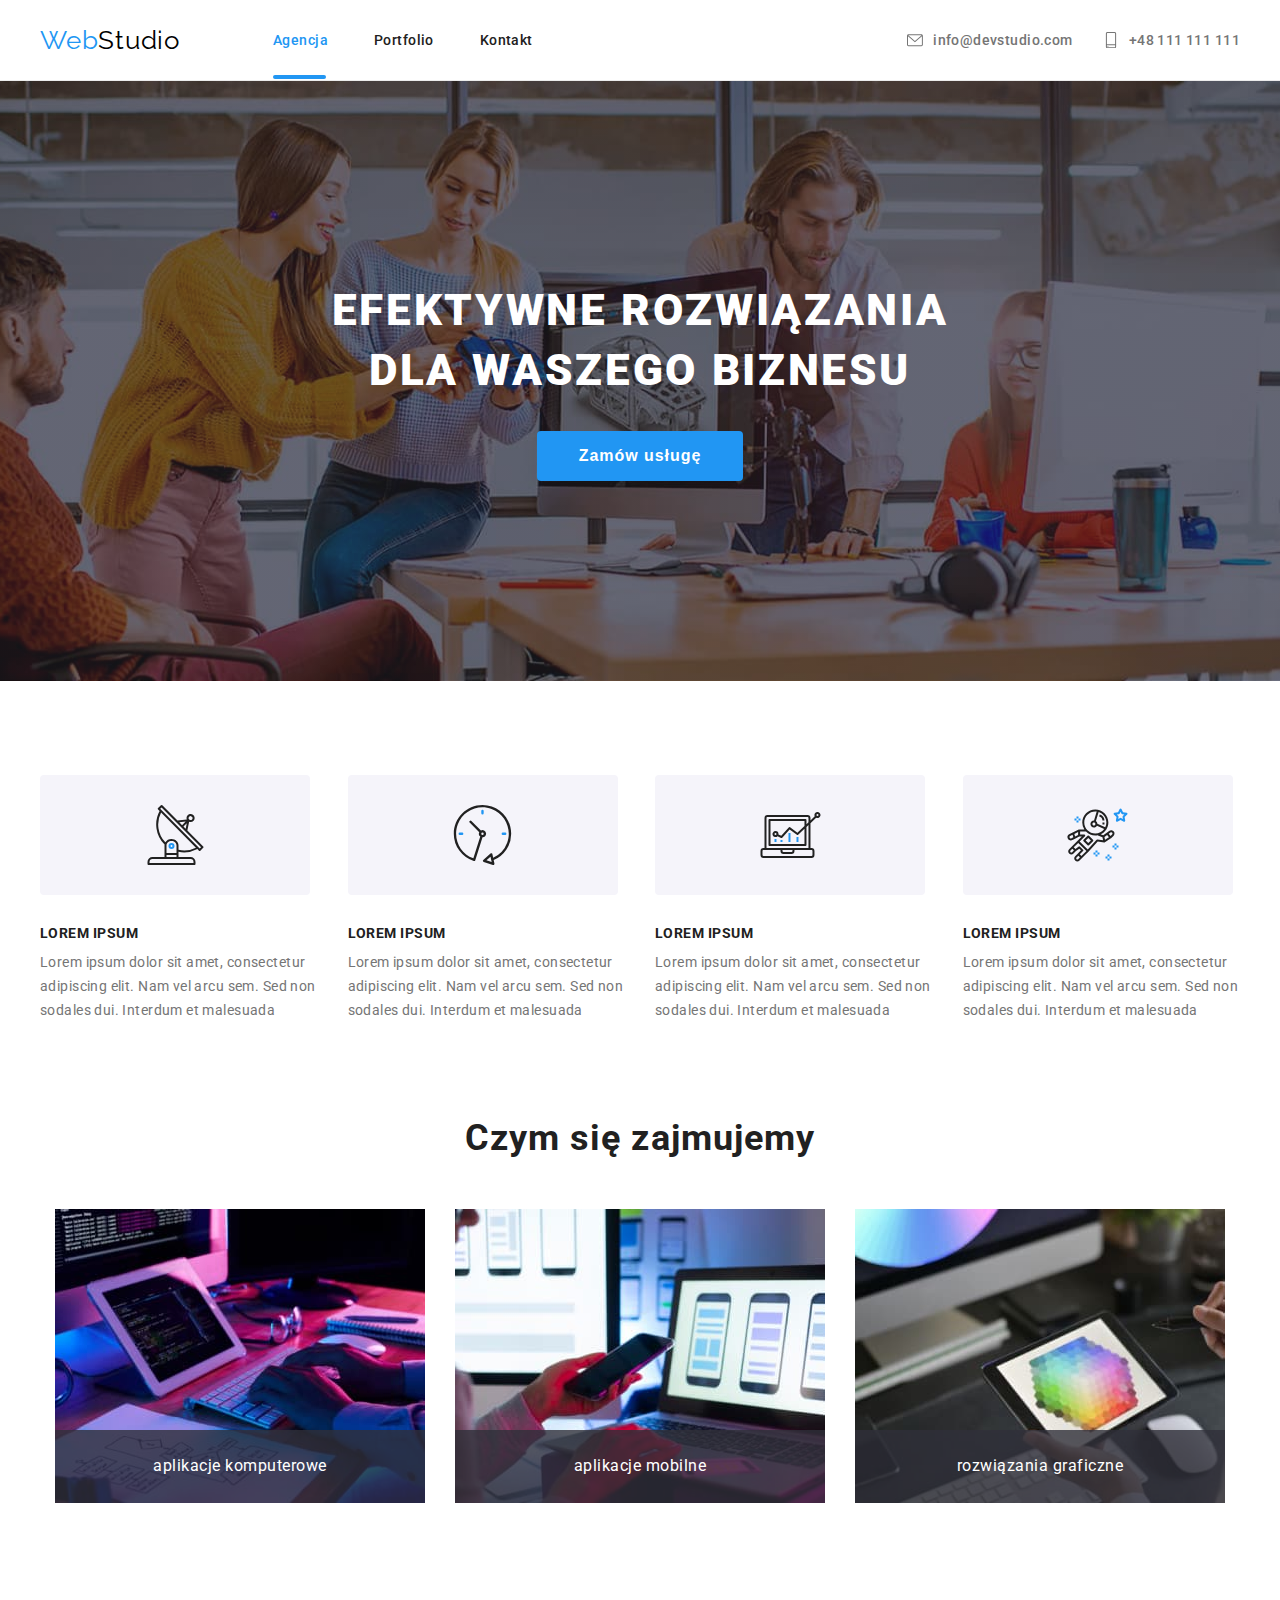
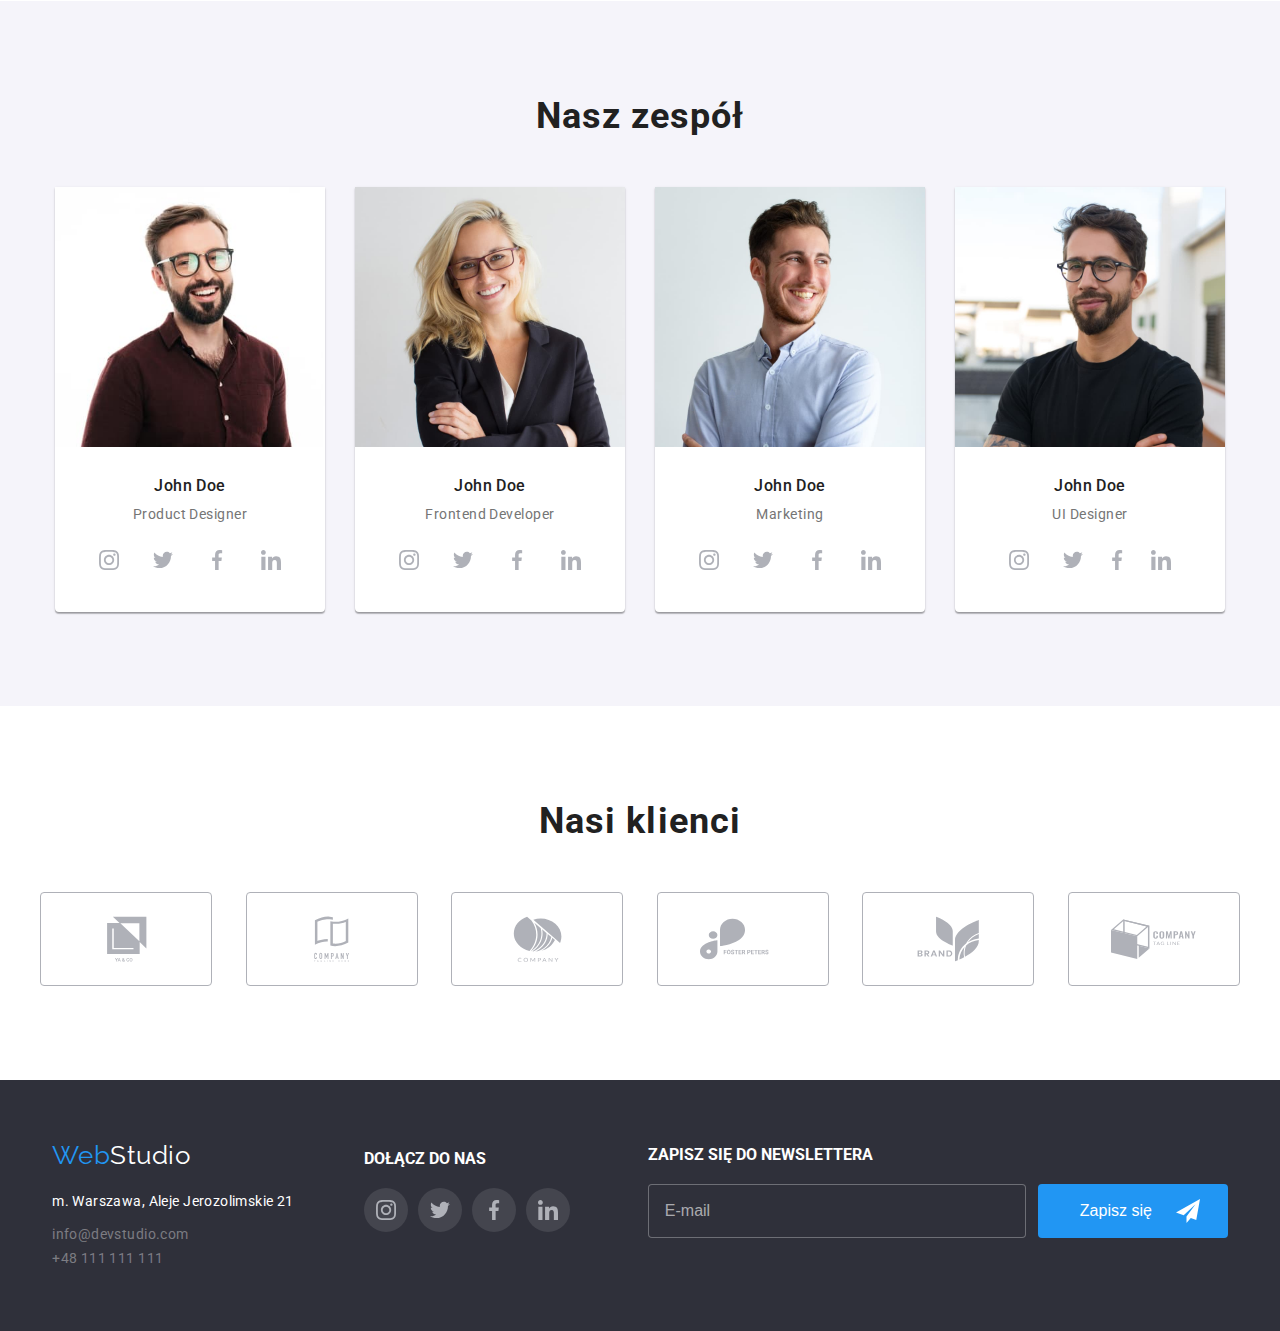
<file: index.html>
<!DOCTYPE html>
<html lang="en">
  <head>
    <meta charset="UTF-8" />
    <meta http-equiv="X-UA-Compatible" content="IE=edge" />
    <meta name="viewport" content="width=device-width, initial-scale=1.0" />
    <title>hw07-main page</title>
    <link
      rel="stylesheet"
      href="https://cdnjs.cloudflare.com/ajax/libs/modern-normalize/1.1.0/modern-normalize.min.css"
      integrity="sha512-wpPYUAdjBVSE4KJnH1VR1HeZfpl1ub8YT/NKx4PuQ5NmX2tKuGu6U/JRp5y+Y8XG2tV+wKQpNHVUX03MfMFn9Q=="
      crossorigin="anonymous"
      referrerpolicy="no-referrer"
    />
    <link rel="stylesheet" href="./css/main.min.css" />
    <link rel="preconnect" href="https://fonts.googleapis.com" />
    <link rel="preconnect" href="https://fonts.gstatic.com" crossorigin />
    <link
      href="https://fonts.googleapis.com/css2?family=Raleway:wght@700&family=Roboto:wght@400;500;700;900&display=swap"
      rel="stylesheet"
    />
  </head>
  <body>
    <header class="page-header">
      <div class="headline container">
        <div class="logo">
          <a class="logo__link" href="./index.html">
            <span class="logo__part-one">Web</span
            ><span class="logo__part-two logo__part-two--header"
              >Studio</span
            ></a
          >
        </div>
        <nav class="menu-nav">
          <ul class="header-nav">
            <li class="header-nav__item">
              <a
                class="header-nav__link header-nav__link--is-active"
                href="agencja"
                >Agencja</a
              >
            </li>
            <li class="header-nav__item">
              <a class="header-nav__link" href="./portfolio.html">Portfolio</a>
            </li>
            <li class="header-nav__item">
              <a class="header-nav__link" href="kontakt">Kontakt</a>
            </li>
          </ul>
        </nav>
        <div class="contact-header">
          <ul class="contact-header__list">
            <li class="contact-header__item">
              <svg class="contact-header__icon" width="16" height="12">
                <use href="./images/icons.svg#icon-envelope"></use>
              </svg>
              <a class="contact-header__link" href="mailto:info@devstudio.com"
                >info@devstudio.com</a
              >
            </li>
            <li class="contact-header__item">
              <svg class="contact-header__icon" width="16" height="12">
                <use href="./images/icons.svg#icon-smartphone"></use>
              </svg>
              <a class="contact-header__link" href="tel:+48111111111"
                >+48 111 111 111</a
              >
            </li>
          </ul>
        </div>
      </div>
    </header>

    <main>
      <section class="welcome-section">
        <div class="container">
          <h1 class="welcome-section__title">
            EFEKTYWNE ROZWIĄZANIA<br />
            DLA WASZEGO BIZNESU
          </h1>
          <button
            class="button button--welcome-section"
            type="button"
            data-modal-open
          >
            Zamów usługę
          </button>
        </div>
      </section>
      <section class="section">
        <div class="container">
          <ul class="competences">
            <li>
              <div class="competences__area">
                <svg class="competences__icon">
                  <use href="./images/icons.svg#icon-antenna"></use>
                </svg>
              </div>
              <h5 class="competences__title">LOREM IPSUM</h5>
              <p class="competences__description">
                Lorem ipsum dolor sit amet, consectetur adipiscing elit. Nam vel
                arcu sem. Sed non sodales dui. Interdum et malesuada
              </p>
            </li>
            <li>
              <div class="competences__area">
                <svg class="competences__icon">
                  <use href="./images/icons.svg#icon-clock"></use>
                </svg>
              </div>
              <h5 class="competences__title">LOREM IPSUM</h5>
              <p class="competences__description">
                Lorem ipsum dolor sit amet, consectetur adipiscing elit. Nam vel
                arcu sem. Sed non sodales dui. Interdum et malesuada
              </p>
            </li>
            <li>
              <div class="competences__area">
                <svg class="competences__icon">
                  <use href="./images/icons.svg#icon-diagram"></use>
                </svg>
              </div>
              <h5 class="competences__title">LOREM IPSUM</h5>
              <p class="competences__description">
                Lorem ipsum dolor sit amet, consectetur adipiscing elit. Nam vel
                arcu sem. Sed non sodales dui. Interdum et malesuada
              </p>
            </li>
            <li>
              <div class="competences__area">
                <svg class="competences__icon">
                  <use href="./images/icons.svg#icon-astronaut"></use>
                </svg>
              </div>
              <h5 class="competences__title">LOREM IPSUM</h5>
              <p class="competences__description">
                Lorem ipsum dolor sit amet, consectetur adipiscing elit. Nam vel
                arcu sem. Sed non sodales dui. Interdum et malesuada
              </p>
            </li>
          </ul>
        </div>
      </section>
      <section class="work">
        <div class="container">
          <h2 class="work__title">Czym się zajmujemy</h2>
          <ul class="work__images">
            <li class="work__card">
              <img
                src="images/designer-work1.jpg"
                width="370"
                height="294"
                alt="Programista pracujący przy swoim biurku"
              />
              <div class="work__label">
                <p class="work__label-text">aplikacje komputerowe</p>
              </div>
            </li>
            <li class="work__card">
              <img
                src="images/designer-work2.jpg"
                width="370"
                height="294"
                alt="Projektant tworzący aplikację mobilną na smartfona"
              />
              <div class="work__label">
                <p class="work__label-text">aplikacje mobilne</p>
              </div>
            </li>
            <li class="work__card">
              <img
                src="images/designer-work3.jpg"
                width="370"
                height="294"
                alt="Twórca projektujący stronę internetową, trzymający w ręku tablet graficzny z wyborem kolorów"
              />
              <div class="work__label">
                <p class="work__label-text">rozwiązania graficzne</p>
              </div>
            </li>
          </ul>
        </div>
      </section>

      <section class="team">
        <div class="container">
          <h2 class="team__title">Nasz zespół</h2>
          <ul class="team__review">
            <li class="team__list">
              <img
                class="team__image"
                src="images/team-product-designer1.jpg"
                width="270"
                height="260"
                alt="Uśmiechnięty mężczyzna"
              />
              <div class="team__name">
                <h4 class="team__desinger-name">John Doe</h4>
                <p class="team__job-name">Product Designer</p>
                <ul class="team__icon-list">
                  <li class="team__icon-item">
                    <a class="team__icon-link" href="#" target="_blank">
                      <svg class="team__icon" width="20" height="20">
                        <use href="./images/icons.svg#icon-instagram"></use>
                      </svg>
                    </a>
                  </li>
                  <li class="team__icon-item">
                    <a class="team__icon-link" href="#" target="_blank">
                      <svg class="team__icon" width="20" height="20">
                        <use href="./images/icons.svg#icon-twitter"></use>
                      </svg>
                    </a>
                  </li>
                  <li class="team__icon-item">
                    <a class="team__icon-link" href="#" target="_blank">
                      <svg class="team__icon" width="20" height="20">
                        <use href="./images/icons.svg#icon-facebook"></use>
                      </svg>
                    </a>
                  </li>
                  <li class="team__icon-item">
                    <a class="team__icon-link" href="#" target="_blank">
                      <svg class="team__icon" width="20" height="20">
                        <use href="./images/icons.svg#icon-linkedin"></use>
                      </svg>
                    </a>
                  </li>
                </ul>
              </div>
            </li>
            <li class="team__list">
              <img
                class="team__image"
                src="images/team-product-designer2.jpg"
                width="270"
                height="260"
                alt="Uśmiechnięta kobieta"
              />
              <div class="team__name">
                <h4 class="team__desinger-name">John Doe</h4>
                <p class="team__job-name">Frontend Developer</p>
                <ul class="team__icon-list">
                  <li class="team__icon-item">
                    <a class="team__icon-link" href="#" target="_blank">
                      <svg class="team__icon" width="20" height="20">
                        <use href="./images/icons.svg#icon-instagram"></use>
                      </svg>
                    </a>
                  </li>
                  <li class="team__icon-item">
                    <a class="team__icon-link" href="#" target="_blank">
                      <svg class="team__icon" width="20" height="20">
                        <use href="./images/icons.svg#icon-twitter"></use>
                      </svg>
                    </a>
                  </li>
                  <li class="team__icon-item">
                    <a class="team__icon-link" href="#" target="_blank">
                      <svg class="team__icon" width="20" height="20">
                        <use href="./images/icons.svg#icon-facebook"></use>
                      </svg>
                    </a>
                  </li>
                  <li class="team__icon-item">
                    <a class="team__icon-link" href="#" target="_blank">
                      <svg class="team__icon" width="20" height="20">
                        <use href="./images/icons.svg#icon-linkedin"></use>
                      </svg>
                    </a>
                  </li>
                </ul>
              </div>
            </li>
            <li class="team__list">
              <img
                class="team__image"
                src="images/team-product-designer3.jpg"
                width="270"
                height="260"
                alt="Uśmiechnięty mężczyzna patrzący w bok"
              />
              <div class="team__name">
                <h4 class="team__desinger-name">John Doe</h4>
                <p class="team__job-name">Marketing</p>
                <ul class="team__icon-list">
                  <li class="team__icon-item">
                    <a class="team__icon-link" href="#" target="_blank">
                      <svg class="team__icon" width="20" height="20">
                        <use href="./images/icons.svg#icon-instagram"></use>
                      </svg>
                    </a>
                  </li>
                  <li class="team__icon-item">
                    <a class="team__icon-link" href="#" target="_blank">
                      <svg class="team__icon" width="20" height="20">
                        <use href="./images/icons.svg#icon-twitter"></use>
                      </svg>
                    </a>
                  </li>
                  <li class="team__icon-item">
                    <a class="team__icon-link" href="#" target="_blank">
                      <svg class="team__icon" width="20" height="20">
                        <use href="./images/icons.svg#icon-facebook"></use>
                      </svg>
                    </a>
                  </li>
                  <li class="team__icon-item">
                    <a class="team__icon-link" href="#" target="_blank">
                      <svg class="team__icon" width="20" height="20">
                        <use href="./images/icons.svg#icon-linkedin"></use>
                      </svg>
                    </a>
                  </li>
                </ul>
              </div>
            </li>
            <li class="team__list">
              <img
                class="team__image"
                src="images/team-product-designer4.jpg"
                width="270"
                height="260"
                alt="Mężczyzna z lekkim grymasem uśmiechu"
              />
              <div class="team__name">
                <h4 class="team__desinger-name">John Doe</h4>
                <p class="team__job-name">UI Designer</p>
                <ul class="team__icon-list">
                  <li class="team__icon-item">
                    <a class="team__icon-link" href="#" target="_blank">
                      <svg class="team__icon" width="20" height="20">
                        <use href="./images/icons.svg#icon-instagram"></use>
                      </svg>
                    </a>
                  </li>
                  <li class="team-icon">
                    <a class="team__icon-link" href="#" target="_blank">
                      <svg class="team__icon" width="20" height="20">
                        <use href="./images/icons.svg#icon-twitter"></use>
                      </svg>
                    </a>
                  </li>
                  <li class="team-icon">
                    <a class="team__icon-link" href="#" target="_blank">
                      <svg class="team__icon" width="20" height="20">
                        <use href="./images/icons.svg#icon-facebook"></use>
                      </svg>
                    </a>
                  </li>
                  <li class="team-icon">
                    <a class="team__icon-link" href="#" target="_blank">
                      <svg class="team__icon" width="20" height="20">
                        <use href="./images/icons.svg#icon-linkedin"></use>
                      </svg>
                    </a>
                  </li>
                </ul>
              </div>
            </li>
          </ul>
        </div>
      </section>
      <!--our customers-->
      <section class="customers">
        <div class="container">
          <h2 class="customers__title">Nasi klienci</h2>
          <ul class="customers__list">
            <li class="customers__item">
              <a class="customers__logo" href="#">
                <svg class="customers__icon">
                  <use href="./images/icons.svg#icon-logo-yaco"></use>
                </svg>
              </a>
            </li>
            <li class="customers__item">
              <a class="customers__logo" href="#">
                <svg class="customers__icon">
                  <use href="./images/icons.svg#icon-logo-company"></use>
                </svg>
              </a>
            </li>
            <li class="customers__item">
              <a class="customers__logo" href="#">
                <svg class="customers__icon">
                  <use href="./images/icons.svg#icon-logo-company2"></use>
                </svg>
              </a>
            </li>
            <li class="customers__item">
              <a class="customers__logo" href="#">
                <svg class="customers__icon">
                  <use href="./images/icons.svg#icon-logo-foster-peters"></use>
                </svg>
              </a>
            </li>
            <li class="customers__item">
              <a class="customers__logo" href="#">
                <svg class="customers__icon">
                  <use href="./images/icons.svg#icon-logo-brand"></use>
                </svg>
              </a>
            </li>
            <li class="customers__item">
              <a class="customers__logo" href="#">
                <svg class="customers__icon">
                  <use
                    href="./images/icons.svg#icon-logo-company-tagline"
                  ></use>
                </svg>
              </a>
            </li>
          </ul>
        </div>
      </section>
    </main>

    <footer class="page-footer">
      <!-- <div > -->
        <div class="footer-contact container">
          <div class="footer-info">
            <div class="logo">
              <a class="logo__link" href="./index.html">
                <span class="logo__part-one">Web</span
                ><span class="logo__part-two logo__part-two--footer"
                  >Studio</span
                ></a
              >
            </div>
            <address class="address">
              <p class="address__street">m. Warszawa, Aleje Jerozolimskie 21</p>
              <ul class="address__footer">
                <li>
                  <a class="address__link" href="mailto:info@devstudio.com"
                    >info@devstudio.com</a
                  >
                </li>
                <li>
                  <a class="address__link" href="tel:+48111111111"
                    >+48 111 111 111</a
                  >
                </li>
              </ul>
            </address>
          </div>
          <div class="footer-media">
            <h4 class="footer-media__title">dołącz do nas</h4>
            <ul class="footer-media__list">
              <li class="footer-media__item">
                <a class="footer-media__link" href="#" target="_blank">
                  <svg class="footer-icon" width="20" height="20">
                    <use href="./images/icons.svg#icon-instagram"></use>
                  </svg>
                </a>
              </li>
              <li class="footer-media__item">
                <a class="footer-media__link" href="#" target="_blank">
                  <svg class="footer-icon" width="20" height="20">
                    <use href="./images/icons.svg#icon-twitter"></use>
                  </svg>
                </a>
              </li>
              <li class="footer-media__item">
                <a class="footer-media__link" href="#" target="_blank">
                  <svg class="footer-icon" width="20" height="20">
                    <use href="./images/icons.svg#icon-facebook"></use>
                  </svg>
                </a>
              </li>
              <li class="footer-media__item">
                <a class="footer-media__link" href="#" target="_blank">
                  <svg class="footer-icon" width="20" height="20">
                    <use href="./images/icons.svg#icon-linkedin"></use>
                  </svg>
                </a>
              </li>
            </ul>
          </div>
          <div class="footer-news">
            <h4 class="footer-news__title">zapisz się do newslettera</h4>
            <form class="footer-news__form" method="GET" name="signupForm">
              <!-- <label> -->
              <input
                class="footer-news__input"
                type="email"
                name="email"
                placeholder="E-mail"
              />
              <!-- </label> -->
              <button class="footer-button" type="submit">
                Zapisz się
                <svg class="footer-button__icon" width="24" height="24">
                  <use href="./images/icons.svg#icon-send"></use>
                </svg>
              </button>
            </form>
          </div>
        </div>
      <!-- </div> -->
    </footer>
    <div class="backdrop is-hidden" data-modal>
      <div class="modal">
        <h4 class="modal__title">Zostaw swoje dane w formularzu poniżej</h4>
        <button class="modal__close-window" type="button" data-modal-close>
          <svg width="17" height="17">
            <use href="./images/icons.svg#icon-close"></use>
          </svg>
        </button>
        <form class="modal__form" method="GET" name="contactForm">
          <ul class="modal__fields">
            <li class="modal__field">
              <label class="modal__label" for="user-name">Imię</label>
              <input
                class="modal__input"
                type="text"
                name="username"
                id="user-name"
              />
              <svg class="modal__icon" width="18" height="18">
                <use href="./images/icons.svg#icon-person-black"></use>
              </svg>
            </li>

            <li class="modal__field">
              <label class="modal__label" for="user-phone">Telefon</label>
              <input
                class="modal__input"
                type="phone"
                name="phone"
                id="user-phone"
              />
              <svg class="modal__icon" width="18" height="18">
                <use href="./images/icons.svg#icon-phone-black"></use>
              </svg>
            </li>

            <li class="modal__field">
              <label class="modal__label" for="user-email">Email</label>
              <input
                class="modal__input"
                type="email"
                name="email"
                id="user-email"
              />
              <svg class="modal__icon" width="18" height="18">
                <use href="./images/icons.svg#icon-email-black"></use>
              </svg>
            </li>

            <li class="modal__field">
              <label class="modal__label" for="user-feedback">Komentarz</label>
              <textarea
                class="modal-textarea"
                name="feedback"
                placeholder="Wprowadź tekst"
              ></textarea>
            </li>

            <li class="modal__field">
              <input
                class="modal__input-choice"
                type="checkbox"
                name="confirm"
                id="statute"
                value="accepted"
              />
              <label class="modal__label-choice" for="statute"
                >Oświadczam iż akceptuję
                <a class="modal__label-link" href="#" target="_blank"
                  >Regulamin</a
                >
                i
                <a class="modal__label-link" href="#" target="_blank"
                  >Politykę prywatności</a
                >
                <svg class="modal__icon" width="11" height="8">
                  <use href="./images/icons.svg#icon-checkbox"></use>
                </svg>
              </label>
            </li>
          </ul>
          <button class="modal-button" type="submit">Wyślij</button>
        </form>
      </div>
    </div>
    <script src="./js/modal.js"></script>
  </body>
</html>
</file>
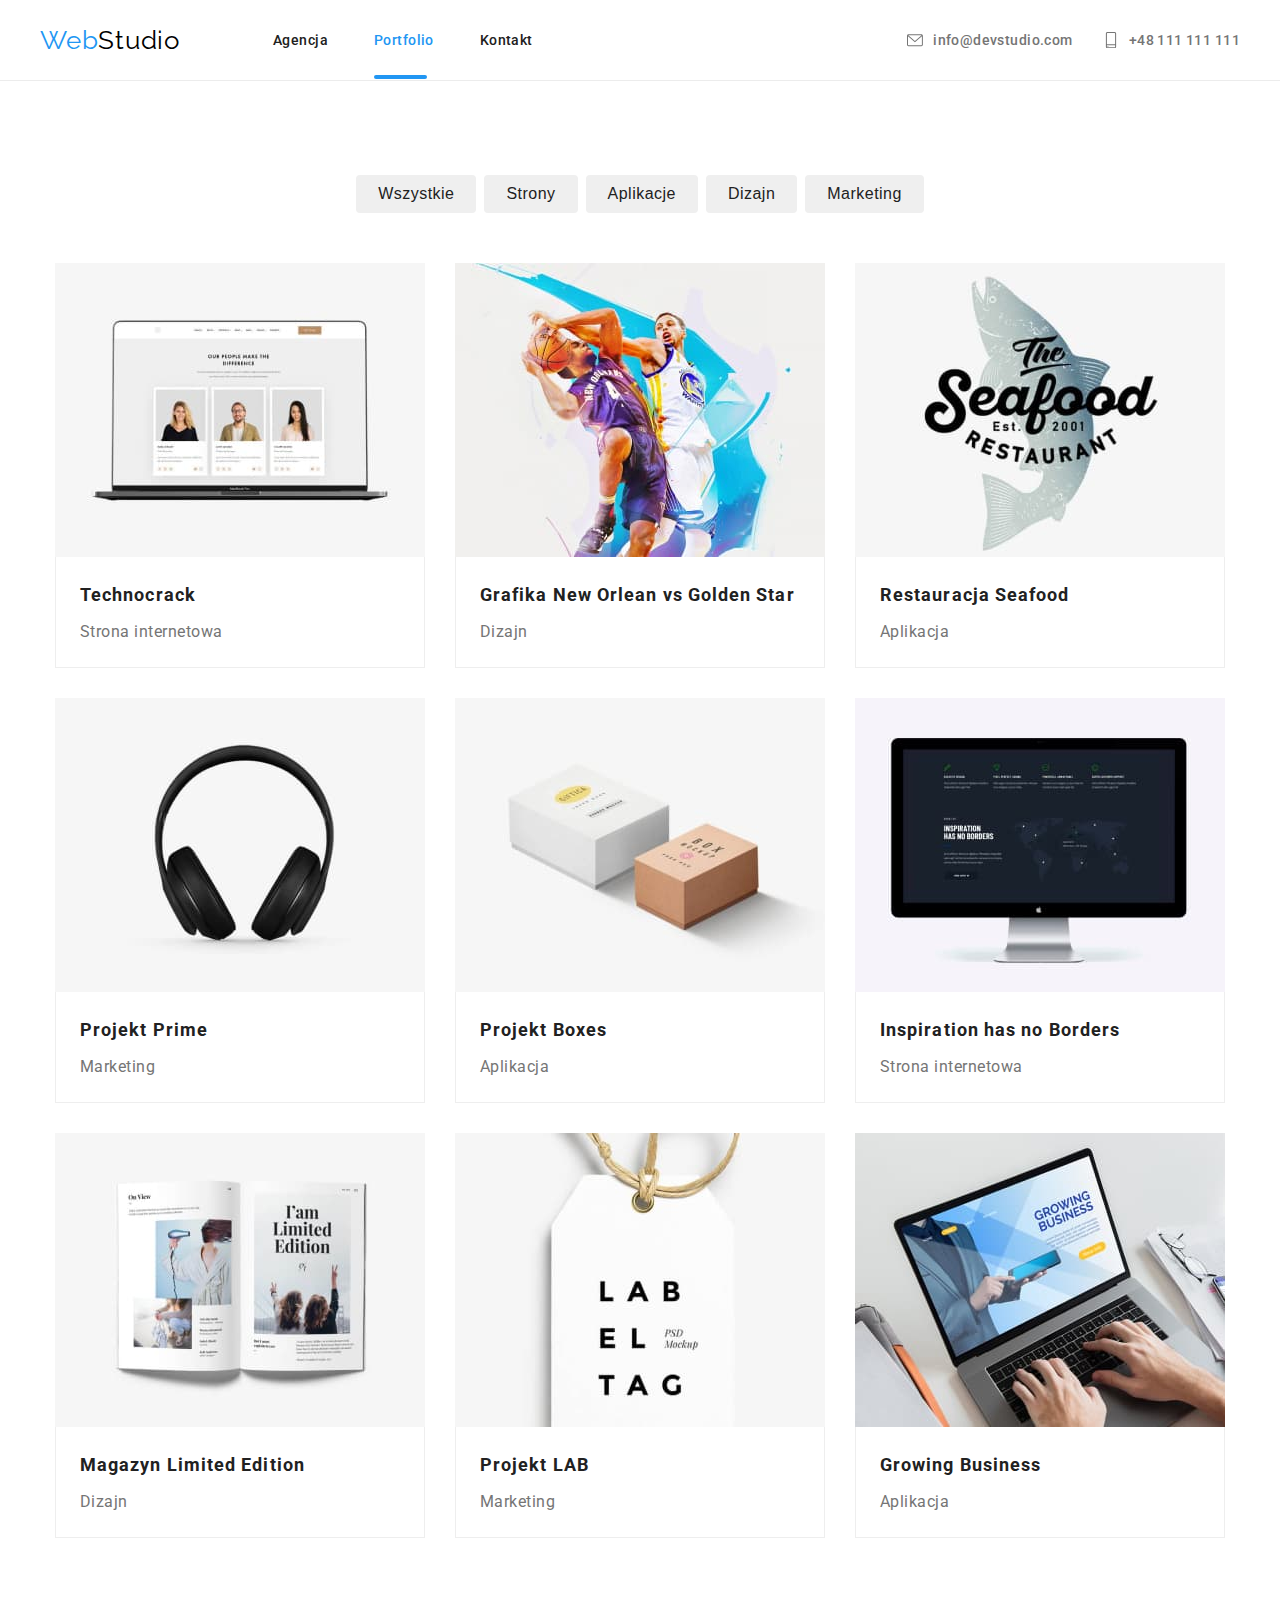
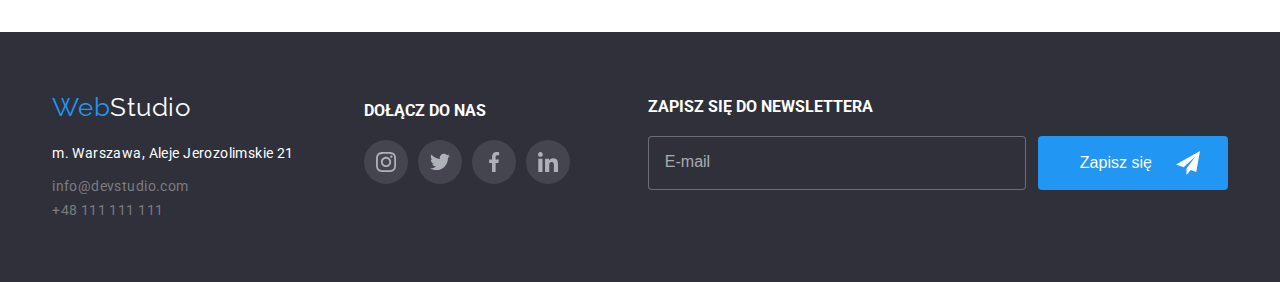
<file: portfolio.html>
<!DOCTYPE html>
<html lang="en">
  <head>
    <meta charset="UTF-8" />
    <meta http-equiv="X-UA-Compatible" content="IE=edge" />
    <meta name="viewport" content="width=device-width, initial-scale=1.0" />
    <title>portfolio</title>
    <link
      rel="stylesheet"
      href="https://cdnjs.cloudflare.com/ajax/libs/modern-normalize/1.1.0/modern-normalize.min.css"
      integrity="sha512-wpPYUAdjBVSE4KJnH1VR1HeZfpl1ub8YT/NKx4PuQ5NmX2tKuGu6U/JRp5y+Y8XG2tV+wKQpNHVUX03MfMFn9Q=="
      crossorigin="anonymous"
      referrerpolicy="no-referrer"
    />
    <link rel="preconnect" href="https://fonts.googleapis.com" />
    <link rel="preconnect" href="https://fonts.gstatic.com" crossorigin />
    <link
      href="https://fonts.googleapis.com/css2?family=Raleway:wght@700&family=Roboto:wght@400;500;700;900&display=swap"
      rel="stylesheet"
    />
    <link rel="stylesheet" href="./css/main.min.css" />
  </head>
  <body>
    <header class="page-header">
      <div class="headline container">
        <div class="logo">
          <a class="logo__link" href="./index.html">
            <span class="logo__part-one">Web</span
            ><span class="logo__part-two logo__part-two--header"
              >Studio</span
            ></a
          >
        </div>
        <nav class="menu-nav">
          <ul class="header-nav">
            <li class="header-nav__item">
              <a class="header-nav__link" href="./index.html">Agencja</a>
            </li>
            <li class="header-nav__item">
              <a class="header-nav__link header-nav__link--is-active" href="portfolio">Portfolio</a>
            </li>
            <li class="header-nav__item">
              <a class="header-nav__link" href="kontakt">Kontakt</a>
            </li>
          </ul>
        </nav>
        <div class="contact-header">
          <ul class="contact-header__list">
            <li class="contact-header__item">
              <svg class="contact-header__icon" width="16" height="12">
                <use href="./images/icons.svg#icon-envelope"></use>
              </svg>
              <a class="contact-header__link" href="mailto:info@devstudio.com"
                >info@devstudio.com</a
              >
            </li>
            <li class="contact-header__item">
              <svg class="contact-header__icon" width="16" height="12">
                <use href="./images/icons.svg#icon-smartphone"></use>
              </svg>
              <a class="contact-header__link" href="tel:+48111111111">+48 111 111 111</a>
            </li>
          </ul>
        </div>
      </div>
    </header>

    <main>
      <section class="main-buttons">
        <div class="container">
          <ul class="main-buttons__list">
            <li><button class="main-buttons__item" type="button">Wszystkie</button></li>

            <li><button class="main-buttons__item" type="button">Strony</button></li>

            <li><button class="main-buttons__item" type="button">Aplikacje</button></li>

            <li><button class="main-buttons__item" type="button">Dizajn</button></li>

            <li><button class="main-buttons__item" type="button">Marketing</button></li>
          </ul>
        </div>
      </section>

      <section class="cards">
        <div class="container">
          <ul class="cards__set">
            <li class="card__range">
              <div class="card__portfolio-overlay">
                <p class="card__portfolio-text">
                  Technocrack jest popularną platformą wykorzystywaną do
                  rozpowszechniania koronawirusa. Firmy wykorzystują tę
                  platformę do celów szpiegowskich i ataków na niezabezpieczone
                  serwery konkurencji
                </p>
              </div>
              <img
                class="card__image"
                src="images/portfolio-technocrack.jpg"
                width="370"
                height="294"
                alt="otwarty laptop z wyświetlonymi na ekranie ludźmi"
              />
              <div class="card__item">
                <h4 class="card__title">Technocrack</h4>
                <p class="card__name">Strona internetowa</p>
              </div>
            </li>

            <li class="card__range">
              <div class="card__portfolio-overlay">
                <p class="card__portfolio-text">
                  Technocrack jest popularną platformą wykorzystywaną do
                  rozpowszechniania koronawirusa. Firmy wykorzystują tę
                  platformę do celów szpiegowskich i ataków na niezabezpieczone
                  serwery konkurencji
                </p>
              </div>
              <img
                class="card__image"
                src="images/portfolio-new-orlean-basketball.jpg"
                width="370"
                height="294"
                alt="dwóch koszykarzy podczas wyskoku do piłki"
              />
              <div class="card__item">
                <h4 class="card__title">Grafika New Orlean vs Golden Star</h4>
                <p class="card__name">Dizajn</p>
              </div>
            </li>

            <li class="card__range">
              <div class="card__portfolio-overlay">
                <p class="card__portfolio-text">
                  Technocrack jest popularną platformą wykorzystywaną do
                  rozpowszechniania koronawirusa. Firmy wykorzystują tę
                  platformę do celów szpiegowskich i ataków na niezabezpieczone
                  serwery konkurencji
                </p>
              </div>
              <img
                class="card__image"
                src="images/portfolio-seafood-restaurant.jpg"
                width="370"
                height="294"
                alt="reklama restauracji na tle ryby"
              />
              <div class="card__item">
                <h4 class="card__title">Restauracja Seafood</h4>
                <p class="card__name">Aplikacja</p>
              </div>
            </li>

            <li class="card__range">
              <div class="card__portfolio-overlay">
                <p class="card__portfolio-text">
                  Technocrack jest popularną platformą wykorzystywaną do
                  rozpowszechniania koronawirusa. Firmy wykorzystują tę
                  platformę do celów szpiegowskich i ataków na niezabezpieczone
                  serwery konkurencji
                </p>
              </div>
              <img
                class="card__image"
                src="images/portfolio-headphones.jpg"
                width="370"
                height="294"
                alt="czarne słuchawki na białym tle"
              />
              <div class="card__item">
                <h4 class="card__title">Projekt Prime</h4>
                <p class="card__name">Marketing</p>
              </div>
            </li>

            <li class="card__range">
              <div class="card__portfolio-overlay">
                <p class="card__portfolio-text">
                  Technocrack jest popularną platformą wykorzystywaną do
                  rozpowszechniania koronawirusa. Firmy wykorzystują tę
                  platformę do celów szpiegowskich i ataków na niezabezpieczone
                  serwery konkurencji
                </p>
              </div>
              <img
                class="card__image"
                src="images/portfolio-two-boxes.jpg"
                width="370"
                height="294"
                alt="dwa kartoniki z napisami na białym tle"
              />
              <div class="card__item">
                <h4 class="card__title">Projekt Boxes</h4>
                <p class="card__name">Aplikacja</p>
              </div>
            </li>

            <li class="card__range">
              <div class="card__portfolio-overlay">
                <p class="card__portfolio-text">
                  Technocrack jest popularną platformą wykorzystywaną do
                  rozpowszechniania koronawirusa. Firmy wykorzystują tę
                  platformę do celów szpiegowskich i ataków na niezabezpieczone
                  serwery konkurencji
                </p>
              </div>
              <img
                class="card__image"
                src="images/portfolio-monitor-inspiration.jpg"
                width="370"
                height="294"
                alt="monitor z wyświetloną stroną internetową"
              />
              <div class="card__item">
                <h4 class="card__title">Inspiration has no Borders</h4>
                <p class="card__name">Strona internetowa</p>
              </div>
            </li>

            <li class="card__range">
              <div class="card__portfolio-overlay">
                <p class="card__portfolio-text">
                  Technocrack jest popularną platformą wykorzystywaną do
                  rozpowszechniania koronawirusa. Firmy wykorzystują tę
                  platformę do celów szpiegowskich i ataków na niezabezpieczone
                  serwery konkurencji
                </p>
              </div>
              <img
                class="card__image"
                src="images/portfolio-magazine-limited-edition.jpg"
                width="370"
                height="294"
                alt="otwarte czasopismo z treścią i obrazkami"
              />
              <div class="card__item">
                <h4 class="card__title">Magazyn Limited Edition</h4>
                <p class="card__name">Dizajn</p>
              </div>
            </li>

            <li class="card__range">
              <div class="card__portfolio-overlay">
                <p class="card__portfolio-text">
                  Technocrack jest popularną platformą wykorzystywaną do
                  rozpowszechniania koronawirusa. Firmy wykorzystują tę
                  platformę do celów szpiegowskich i ataków na niezabezpieczone
                  serwery konkurencji
                </p>
              </div>
              <img
                class="card__image"
                src="images/portfolio-lab-el-tag.jpg"
                width="370"
                height="294"
                alt="biała zawieszka z czarnymi napisami"
              />
              <div class="card__item">
                <h4 class="card__title">Projekt LAB</h4>
                <p class="card__name">Marketing</p>
              </div>
            </li>

            <li class="card__range">
              <div class="card__portfolio-overlay">
                <p class="card__portfolio-text">
                  Technocrack jest popularną platformą wykorzystywaną do
                  rozpowszechniania koronawirusa. Firmy wykorzystują tę
                  platformę do celów szpiegowskich i ataków na niezabezpieczone
                  serwery konkurencji
                </p>
              </div>
              <img
                class="card__image"
                src="images/portfolio-growing-business.jpg"
                width="370"
                height="294"
                alt="dłonie ułożone na klawiaturze laptopa z wyświetloną stroną internetową"
              />
              <div class="card__item">
                <h4 class="card__title">Growing Business</h4>
                <p class="card__name">Aplikacja</p>
              </div>
            </li>
          </ul>
        </div>
      </section>
    </main>

   <footer class="page-footer">
      <!-- <div > -->
        <div class="footer-contact container">
          <div class="footer-info">
            <div class="logo">
              <a class="logo__link" href="./index.html">
                <span class="logo__part-one">Web</span
                ><span class="logo__part-two logo__part-two--footer"
                  >Studio</span
                ></a
              >
            </div>
            <address class="address">
              <p class="address__street">m. Warszawa, Aleje Jerozolimskie 21</p>
              <ul class="address__footer">
                <li>
                  <a class="address__link" href="mailto:info@devstudio.com"
                    >info@devstudio.com</a
                  >
                </li>
                <li>
                  <a class="address__link" href="tel:+48111111111"
                    >+48 111 111 111</a
                  >
                </li>
              </ul>
            </address>
          </div>
          <div class="footer-media">
            <h4 class="footer-media__title">dołącz do nas</h4>
            <ul class="footer-media__list">
              <li class="footer-media__item">
                <a class="footer-media__link" href="#" target="_blank">
                  <svg class="footer-icon" width="20" height="20">
                    <use href="./images/icons.svg#icon-instagram"></use>
                  </svg>
                </a>
              </li>
              <li class="footer-media__item">
                <a class="footer-media__link" href="#" target="_blank">
                  <svg class="footer-icon" width="20" height="20">
                    <use href="./images/icons.svg#icon-twitter"></use>
                  </svg>
                </a>
              </li>
              <li class="footer-media__item">
                <a class="footer-media__link" href="#" target="_blank">
                  <svg class="footer-icon" width="20" height="20">
                    <use href="./images/icons.svg#icon-facebook"></use>
                  </svg>
                </a>
              </li>
              <li class="footer-media__item">
                <a class="footer-media__link" href="#" target="_blank">
                  <svg class="footer-icon" width="20" height="20">
                    <use href="./images/icons.svg#icon-linkedin"></use>
                  </svg>
                </a>
              </li>
            </ul>
          </div>
          <div class="footer-news">
            <h4 class="footer-news__title">zapisz się do newslettera</h4>
            <form class="footer-news__form" method="GET" name="signupForm">
              <!-- <label> -->
              <input
                class="footer-news__input"
                type="email"
                name="email"
                placeholder="E-mail"
              />
              <!-- </label> -->
              <button class="footer-button" type="submit">
                Zapisz się
                <svg class="footer-button__icon" width="24" height="24">
                  <use href="./images/icons.svg#icon-send"></use>
                </svg>
              </button>
            </form>
          </div>
        </div>
      <!-- </div> -->
    </footer>
  </body>
</html>
</file>
<file: css/main.min.css>
body{font-family:"Roboto",sans-serif;color:#757575;margin:0 auto}ul{list-style:none;margin:0;padding:0}.container{max-width:1200px;margin:0 auto;-webkit-box-align:center;-ms-flex-align:center;align-items:center}p,h1,h2,h3,h4,h5{margin:0;padding:0}.section{padding-bottom:0}section{padding:94px 0}.button{background-color:#2196f3;color:#fff;font-size:16px;line-height:1.87;cursor:pointer;border:0;border-radius:4px}.page-header{height:80px;border-bottom:1px solid;border-color:#ececec}.headline{display:-webkit-box;display:-ms-flexbox;display:flex;-webkit-box-pack:justify;-ms-flex-pack:justify;justify-content:space-between;-webkit-box-align:center;-ms-flex-align:center;align-items:center;height:100%}.contact-header{display:-webkit-box;display:-ms-flexbox;display:flex}.contact-header .item:not(:last-child){margin-right:30px}.contact-header__link{text-decoration:none;letter-spacing:.03em;color:#757575}.contact-header__link:hover,.contact-header__link:focus{color:#2196f3;-webkit-transition:color 250ms cubic-bezier(0.4, 0, 0.2, 1);transition:color 250ms cubic-bezier(0.4, 0, 0.2, 1)}.contact-header__list{display:-webkit-box;display:-ms-flexbox;display:flex;margin:0;padding:0;font-weight:500;font-size:14px;letter-spacing:.02em;line-height:1.17;list-style:none}.contact-header__list .contact-header__item:not(:last-child){margin-right:30px}.contact-header__item{display:-webkit-box;display:-ms-flexbox;display:flex;height:100%}.contact-header__item:hover,.contact-header__item:focus{--color3: #2196f3;fill:var(--color3);cursor:pointer;-webkit-transition:fill 250ms cubic-bezier(0.4, 0, 0.2, 1);transition:fill 250ms cubic-bezier(0.4, 0, 0.2, 1)}.contact-header__item:hover>.contact-header__link,.contact-header__item:focus>.contact-header__link{color:#2196f3;-webkit-transition:color 250ms cubic-bezier(0.4, 0, 0.2, 1);transition:color 250ms cubic-bezier(0.4, 0, 0.2, 1)}.contact-header__item>.contact-header__icon:hover{--color3: #2196f3;fill:var(--color3);-webkit-transition:fill 250ms cubic-bezier(0.4, 0, 0.2, 1);transition:fill 250ms cubic-bezier(0.4, 0, 0.2, 1)}.contact-header__icon{display:-webkit-box;display:-ms-flexbox;display:flex;margin-right:10px;height:100%}.menu-nav{display:-webkit-box;display:-ms-flexbox;display:flex;-webkit-box-flex:1;-ms-flex:1;flex:1;-webkit-box-align:center;-ms-flex-align:center;align-items:center;margin-left:93px}.header-nav{display:-webkit-box;display:-ms-flexbox;display:flex;-webkit-box-align:center;-ms-flex-align:center;align-items:center;font-weight:500;font-size:14px;letter-spacing:.02em;line-height:1.17;list-style:none}.header-nav__item:not(:last-child){margin-right:46px}.header-nav__link{color:#212121}.header-nav__link{text-decoration:none;letter-spacing:.03em}.header-nav__link--is-active{color:#2196f3;text-decoration:none}.header-nav__link--is-active::after{display:block;content:"";width:53px;height:4px;position:absolute;top:75px;background-color:#2196f3;border-radius:2px}.header-nav__link:hover,.header-nav__link:focus{color:#2196f3;-webkit-transition:color 250ms cubic-bezier(0.4, 0, 0.2, 1);transition:color 250ms cubic-bezier(0.4, 0, 0.2, 1)}.header-nav__link:hover::after{display:block;content:"";width:53px;height:4px;position:absolute;top:75px;background-color:#2196f3;border-radius:2px;-webkit-transition:background-color 250ms cubic-bezier(0.4, 0, 0.2, 1);transition:background-color 250ms cubic-bezier(0.4, 0, 0.2, 1)}.logo__link{text-decoration:none;letter-spacing:.03em}.logo__part-one{font-family:"Raleway",sans-serif;font-size:26px;letter-spacing:.03em;color:#2196f3}.logo__part-two--header{font-family:"Raleway",sans-serif;font-size:26px;letter-spacing:.03em;color:#000}.logo__part-two--footer{font-family:"Raleway",sans-serif;font-size:26px;color:#fff}.welcome-section{display:-webkit-box;display:-ms-flexbox;display:flex;text-align:center;padding:200px 0;background-color:#2f303a;background-image:-webkit-gradient(linear, left top, left bottom, from(rgba(47, 48, 58, 0.4)), color-stop(50%, rgba(47, 48, 58, 0.4))),url(../images/designers-in-the-office.jpg);background-image:linear-gradient(rgba(47, 48, 58, 0.4) 0%, rgba(47, 48, 58, 0.4) 50%),url(../images/designers-in-the-office.jpg);background-position:center;background-size:cover;background-repeat:no-repeat;max-width:1600px;margin:0 auto}.welcome-section__title{font-weight:900;font-size:44px;line-height:1.36;text-align:center;margin-bottom:30px;letter-spacing:.06em;color:#fff}.button--welcome-section{font-weight:700;letter-spacing:.06em;padding:10px 41.5px}.competences{display:-webkit-box;display:-ms-flexbox;display:flex;padding:0;margin:0;list-style:none;letter-spacing:.03em;gap:30px}.competences__title{font-weight:700;font-size:14px;line-height:1.17;list-style:none;margin-bottom:10px;color:#212121}.competences__description{font-size:14px;line-height:1.71;letter-spacing:.03em}.competences__area{width:270px;height:120px;background-color:#f5f4fa;border-radius:4px;margin-bottom:30px;margin-right:0;position:relative}.competences__icon{display:block;height:50%;width:50%;position:absolute;top:0;right:0;bottom:0;left:0;margin:auto}.work__title{font-weight:700;font-size:36px;line-height:1.17;text-align:center;margin-bottom:50px;letter-spacing:.03em;color:#212121}.work__images{display:-webkit-box;display:-ms-flexbox;display:flex;-webkit-box-pack:center;-ms-flex-pack:center;justify-content:center;gap:30px}.work__card{position:relative}.work__label{width:100%;background-color:rgba(47,48,58,.8);text-align:center;position:absolute;bottom:4px}.work__label-text{color:#fff;text-transform:none;letter-spacing:.03em;line-height:1.17;padding:27px 0}.team{background-color:#f5f4fa}.team__name{padding:30px 0}.team__image{display:block}.team__title{font-weight:700;font-size:36px;line-height:1.17;text-align:center;margin-bottom:50px;letter-spacing:.03em;color:#212121}.team__job-name{font-size:14px;line-height:1.17}.team__desinger-name{font-weight:500;font-size:16px;line-height:1.17;color:#212121;margin-bottom:10px}.team__review{display:-webkit-box;display:-ms-flexbox;display:flex;-webkit-box-pack:center;-ms-flex-pack:center;justify-content:center;letter-spacing:.03em;gap:30px}.team__list{text-align:center;-webkit-box-shadow:0px 1px 3px rgba(0,0,0,.12),0px 1px 1px rgba(0,0,0,.14),0px 2px 1px rgba(0,0,0,.2);box-shadow:0px 1px 3px rgba(0,0,0,.12),0px 1px 1px rgba(0,0,0,.14),0px 2px 1px rgba(0,0,0,.2);border-radius:0px 0px 4px 4px;background-color:#fff}.team__icon-list{display:-webkit-box;display:-ms-flexbox;display:flex;-webkit-box-pack:center;-ms-flex-pack:center;justify-content:center;margin-top:16px}.team__icon-item:not(:last-child){margin-right:10px}.team__icon-link{width:44px;height:44px;display:-webkit-box;display:-ms-flexbox;display:flex;-webkit-box-pack:center;-ms-flex-pack:center;justify-content:center;-webkit-box-align:center;-ms-flex-align:center;align-items:center;-webkit-transition:fill 250ms;transition:fill 250ms;-webkit-transition:background-color 250ms;transition:background-color 250ms;-webkit-transition-timing-function:250ms cubic-bezier(0.4, 0, 0.2, 1);transition-timing-function:250ms cubic-bezier(0.4, 0, 0.2, 1);border-radius:50%}.team__icon-link:hover,.team__icon-link:focus{background-color:#2196f3;--color5: #ffffff;fill:var(--color5);-webkit-transition:fill 250ms;transition:fill 250ms;-webkit-transition:background-color 250ms;transition:background-color 250ms;-webkit-transition-timing-function:250ms cubic-bezier(0.4, 0, 0.2, 1);transition-timing-function:250ms cubic-bezier(0.4, 0, 0.2, 1)}.customers__title{font-weight:700;font-size:36px;line-height:1.17;text-align:center;margin-bottom:50px;letter-spacing:.03em;color:#212121}.customers__logo{display:-webkit-box;display:-ms-flexbox;display:flex;height:92px;width:170px;--color: #afb1b8;fill:var(--color);border:1px solid #afb1b8;border-radius:4px;-webkit-transition:250ms;transition:250ms;-webkit-transition-timing-function:250ms cubic-bezier(0.4, 0, 0.2, 1);transition-timing-function:250ms cubic-bezier(0.4, 0, 0.2, 1)}.customers__logo:hover,.customers__logo:focus{border:1px solid;border-color:#2196f3;cursor:pointer;--color: #2196f3;-webkit-transition:250ms;transition:250ms;-webkit-transition-timing-function:250ms cubic-bezier(0.4, 0, 0.2, 1);transition-timing-function:250ms cubic-bezier(0.4, 0, 0.2, 1)}.customers__icon{width:50%;height:50%;position:relative;top:0;right:0;bottom:0;left:0;margin:auto}.customers__list{display:-webkit-box;display:-ms-flexbox;display:flex;-webkit-box-pack:justify;-ms-flex-pack:justify;justify-content:space-between;padding:0;list-style-type:none}.page-footer{display:-webkit-box;display:-ms-flexbox;display:flex;padding-top:60px;padding-bottom:60px;background-color:#2f303a}.address__footer{font-style:normal;font-size:14px;line-height:1.71;letter-spacing:.03em;text-align:left;list-style:none}.address__street{font-style:normal;font-size:14px;line-height:1.71;text-align:left;margin-top:20px;margin-bottom:9px;letter-spacing:.03em;color:#fff}.address__link{text-decoration:none;letter-spacing:.03em;color:rgba(255,255,255,.3764705882)}.address__link:hover,.address__link:focus{color:#2196f3;-webkit-transition:color 250ms cubic-bezier(0.4, 0, 0.2, 1);transition:color 250ms cubic-bezier(0.4, 0, 0.2, 1)}.footer-media{display:-webkit-box;display:-ms-flexbox;display:flex;margin-left:70px;-webkit-box-orient:vertical;-webkit-box-direction:normal;-ms-flex-direction:column;flex-direction:column}.footer-media__link{width:44px;height:44px;display:-webkit-box;display:-ms-flexbox;display:flex;-webkit-box-pack:center;-ms-flex-pack:center;justify-content:center;-webkit-box-align:center;-ms-flex-align:center;align-items:center;-webkit-transition:fill 2250ms;transition:fill 2250ms;-webkit-transition:background-color 250ms;transition:background-color 250ms;-webkit-transition-timing-function:250ms cubic-bezier(0.4, 0, 0.2, 1);transition-timing-function:250ms cubic-bezier(0.4, 0, 0.2, 1);border-radius:50%;background:rgba(255,255,255,.1)}.footer-media__link:hover,.footer-media__link:focus{background-color:#2196f3;--color5: #ffffff;fill:var(--color5);-webkit-transition:background-color 250ms;transition:background-color 250ms;-webkit-transition-timing-function:250ms cubic-bezier(0.4, 0, 0.2, 1);transition-timing-function:250ms cubic-bezier(0.4, 0, 0.2, 1)}.footer-media__list{display:-webkit-box;display:-ms-flexbox;display:flex;margin-bottom:30px}.footer-media__item:not(:last-child){margin-right:10px}.footer-media__title{color:#fff;text-transform:uppercase;margin-bottom:20px}.footer-contact{display:-webkit-box;display:-ms-flexbox;display:flex}.footer-info{display:inline-block}.footer-news{display:-webkit-box;display:-ms-flexbox;display:flex;margin-left:78px;margin-bottom:20px;-webkit-box-orient:vertical;-webkit-box-direction:normal;-ms-flex-direction:column;flex-direction:column}.footer-news__title{color:#fff;text-transform:uppercase;margin-bottom:20px}.footer-news__form{display:-webkit-box;display:-ms-flexbox;display:flex;margin-bottom:8px}.footer-news__input{width:358px;height:50px;padding-left:16px;border-radius:4px;border:1px solid rgba(255,255,255,.3);background-color:#2f303a;color:rgba(255,255,255,.6);-webkit-filter:0px 4px 4px rgba(0,0,0,.15);filter:0px 4px 4px rgba(0,0,0,.15)}.footer-news__input::-webkit-input-placeholder{color:rgba(255,255,255,.6);font-size:16px;line-height:1.25;background-color:var(--bg-footer)}.footer-news__input::-moz-placeholder{color:rgba(255,255,255,.6);font-size:16px;line-height:1.25;background-color:var(--bg-footer)}.footer-news__input:-ms-input-placeholder{color:rgba(255,255,255,.6);font-size:16px;line-height:1.25;background-color:var(--bg-footer)}.footer-news__input::-ms-input-placeholder{color:rgba(255,255,255,.6);font-size:16px;line-height:1.25;background-color:var(--bg-footer)}.footer-news__input::placeholder{color:rgba(255,255,255,.6);font-size:16px;line-height:1.25;background-color:var(--bg-footer)}.footer-button{display:-webkit-inline-box;display:-ms-inline-flexbox;display:inline-flex;-webkit-box-align:center;-ms-flex-align:center;align-items:center;padding:10px 28px 10px 42px;margin-left:12px;background-color:#2196f3;border-radius:4px;border:0;color:#fff;font-size:16px;line-height:1.87;-webkit-transition:250ms cubic-bezier(0.4, 0, 0.2, 1);transition:250ms cubic-bezier(0.4, 0, 0.2, 1)}.footer-button:hover,.footer-button:focus{-webkit-filter:0px 4px 4px rgba(0,0,0,.25);filter:0px 4px 4px rgba(0,0,0,.25);-webkit-transition:-webkit-filter 250ms cubic-bezier(0.4, 0, 0.2, 1);transition:-webkit-filter 250ms cubic-bezier(0.4, 0, 0.2, 1);transition:filter 250ms cubic-bezier(0.4, 0, 0.2, 1);transition:filter 250ms cubic-bezier(0.4, 0, 0.2, 1), -webkit-filter 250ms cubic-bezier(0.4, 0, 0.2, 1);cursor:pointer}.footer-button__icon{margin-left:24px;--color: #ffffff;fill:var(--color)}.modal{top:50%;left:50%;width:528px;height:581px;background-color:#fff;position:absolute;-webkit-transition-property:visibility,opacity,-webkit-transform;transition-property:visibility,opacity,-webkit-transform;transition-property:visibility,opacity,transform;transition-property:visibility,opacity,transform,-webkit-transform;-webkit-transform:translateX(-50%) translateY(-50%);transform:translateX(-50%) translateY(-50%);opacity:1;display:block;-webkit-box-shadow:0px 1px 3px rgba(0,0,0,.12),0px 1px 1px rgba(0,0,0,.14),0px 2px 1px rgba(0,0,0,.2);box-shadow:0px 1px 3px rgba(0,0,0,.12),0px 1px 1px rgba(0,0,0,.14),0px 2px 1px rgba(0,0,0,.2);border-radius:4px;-webkit-transition:opacity 250ms cubic-bezier(0.4, 0, 0.2, 1),visibility 250ms cubic-bezier(0.4, 0, 0.2, 1);transition:opacity 250ms cubic-bezier(0.4, 0, 0.2, 1),visibility 250ms cubic-bezier(0.4, 0, 0.2, 1)}.modal__close-window{position:absolute;top:8px;right:8px;width:30px;height:30px;background-color:#fff;border:1px solid rgba(0,0,0,.1);border-radius:50%;cursor:pointer;display:-webkit-box;display:-ms-flexbox;display:flex;-webkit-box-pack:center;-ms-flex-pack:center;justify-content:center;-webkit-box-align:center;-ms-flex-align:center;align-items:center}.modal__title{color:#000;font-size:20px;line-height:1.17;text-align:center;letter-spacing:.03em;margin-top:40px;margin-bottom:12px}.modal__form{margin:0 40px}.modal__input{height:40px;padding-left:40px;border:1px solid rgba(33,33,33,.2);border-radius:4px;margin-bottom:10px}.modal__input-choice{-webkit-appearance:none;-moz-appearance:none;appearance:none;position:relative;left:-5px;cursor:pointer;width:15px;height:14px;border-radius:2px}.modal__input-choice:checked+.modal__label-choice::before{background-color:#2196f3;border-color:#2196f3}.modal__input-choice .modal__label-choice{position:relative;color:#757575}.modal__input:focus-within+.modal__icon{fill:#2196f3;-webkit-transition:outline 250ms cubic-bezier(0.4, 0, 0.2, 1);transition:outline 250ms cubic-bezier(0.4, 0, 0.2, 1)}.modal__label{font-size:12px;line-height:1.17;margin-bottom:4px}.modal__label-link{display:inline-block;color:#2196f3}.modal__label-choice::before{display:block;content:"";width:16px;height:15px;border:2px solid #212121;border-radius:2px;position:absolute;left:16px;top:4px;cursor:pointer}.modal-textarea{height:120px;resize:none;margin-bottom:10px;padding:12px 16px;border-radius:4px;border:1px solid rgba(33,33,33,.2)}.modal-textarea::-webkit-input-placeholder{color:rgba(117,117,117,.5);font-size:12px;line-height:1.17}.modal-textarea::-moz-placeholder{color:rgba(117,117,117,.5);font-size:12px;line-height:1.17}.modal-textarea:-ms-input-placeholder{color:rgba(117,117,117,.5);font-size:12px;line-height:1.17}.modal-textarea::-ms-input-placeholder{color:rgba(117,117,117,.5);font-size:12px;line-height:1.17}.modal-textarea::placeholder{color:rgba(117,117,117,.5);font-size:12px;line-height:1.17}.modal-button{position:absolute;padding:10px 76px;left:164px;bottom:40px;background-color:#2196f3;border-radius:4px;border:0;color:#fff;font-size:16px;line-height:1.87;-webkit-transition:250ms cubic-bezier(0.4, 0, 0.2, 1);transition:250ms cubic-bezier(0.4, 0, 0.2, 1)}.modal-button:hover,.modal-button:focus{-webkit-filter:0px 4px 4px rgba(0,0,0,.25);filter:0px 4px 4px rgba(0,0,0,.25);-webkit-transition:-webkit-filter 250ms cubic-bezier(0.4, 0, 0.2, 1);transition:-webkit-filter 250ms cubic-bezier(0.4, 0, 0.2, 1);transition:filter 250ms cubic-bezier(0.4, 0, 0.2, 1);transition:filter 250ms cubic-bezier(0.4, 0, 0.2, 1), -webkit-filter 250ms cubic-bezier(0.4, 0, 0.2, 1);cursor:pointer}.modal__field{display:-webkit-box;display:-ms-flexbox;display:flex;-webkit-box-orient:vertical;-webkit-box-direction:normal;-ms-flex-direction:column;flex-direction:column;position:relative}.modal__field:nth-child(4){margin-bottom:10px}.modal__field:nth-child(5){-webkit-box-orient:horizontal;-webkit-box-direction:normal;-ms-flex-direction:row;flex-direction:row;-webkit-box-pack:center;-ms-flex-pack:center;justify-content:center;font-size:14px;line-height:1.71;letter-spacing:.03em}.modal__field:nth-child(1) .modal__icon,.modal__field:nth-child(2) .modal__icon,.modal__field:nth-child(3) .modal__icon{position:absolute;top:28px;left:13px}.modal__field:nth-child(5) .modal__icon{position:absolute;top:7px;left:19px;cursor:pointer}.modal__input:focus-within,.modal-textarea:focus-within{outline:1px solid #2196f3;-webkit-transition:outline 250ms cubic-bezier(0.4, 0, 0.2, 1);transition:outline 250ms cubic-bezier(0.4, 0, 0.2, 1)}.backdrop{position:fixed;left:0;top:0;display:-webkit-box;display:-ms-flexbox;display:flex;width:100%;height:100%;background-color:rgba(0,0,0,.2);-webkit-transition-duration:500ms;transition-duration:500ms}.is-hidden{pointer-events:none;visibility:hidden;opacity:0}.main-buttons{display:-webkit-box;display:-ms-flexbox;display:flex;padding-bottom:0}.main-buttons__list{list-style:none;display:-webkit-box;display:-ms-flexbox;display:flex;gap:8px}.main-buttons__item{letter-spacing:.03em;border:0;border-radius:4px;padding:6px 22px;cursor:pointer;color:#212121;font-weight:500;font-size:16px;line-height:1.62;text-align:center}.main-buttons__item:hover{background-color:#2196f3;color:#fff;-webkit-box-shadow:0px 1px 3px rgba(0,0,0,.12),0px 1px 1px rgba(0,0,0,.14),0px 2px 1px rgba(0,0,0,.2);box-shadow:0px 1px 3px rgba(0,0,0,.12),0px 1px 1px rgba(0,0,0,.14),0px 2px 1px rgba(0,0,0,.2);border-radius:0px 0px 4px 4px;-webkit-transition:background-color 250ms cubic-bezier(0.4, 0, 0.2, 1),color 250ms cubic-bezier(0.4, 0, 0.2, 1),-webkit-box-shadow 250ms cubic-bezier(0.4, 0, 0.2, 1);transition:background-color 250ms cubic-bezier(0.4, 0, 0.2, 1),color 250ms cubic-bezier(0.4, 0, 0.2, 1),-webkit-box-shadow 250ms cubic-bezier(0.4, 0, 0.2, 1);transition:background-color 250ms cubic-bezier(0.4, 0, 0.2, 1),color 250ms cubic-bezier(0.4, 0, 0.2, 1),box-shadow 250ms cubic-bezier(0.4, 0, 0.2, 1);transition:background-color 250ms cubic-bezier(0.4, 0, 0.2, 1),color 250ms cubic-bezier(0.4, 0, 0.2, 1),box-shadow 250ms cubic-bezier(0.4, 0, 0.2, 1),-webkit-box-shadow 250ms cubic-bezier(0.4, 0, 0.2, 1)}.cards{padding-top:50px}.cards__set{display:-webkit-box;display:-ms-flexbox;display:flex;-ms-flex-wrap:wrap;flex-wrap:wrap;-webkit-box-pack:center;-ms-flex-pack:center;justify-content:center;gap:30px}.card__image{display:block}.card__item{border-left:1px solid;border-bottom:1px solid;border-right:1px solid;padding:20px 24px 20px 24px;border-color:#eee;background-color:#fff;position:relative;overflow:hidden}.card__name{font-size:16px;line-height:1.87;letter-spacing:.03em}.card__title{font-weight:700;font-size:18px;line-height:2;letter-spacing:.06em;margin-bottom:4px;color:#212121}.card__range{position:relative;overflow:hidden;background-color:#fff}.card__range:hover,.card__range:focus{-webkit-box-shadow:0px 1px 3px rgba(0,0,0,.12),0px 1px 1px rgba(0,0,0,.14),0px 2px 1px rgba(0,0,0,.2);box-shadow:0px 1px 3px rgba(0,0,0,.12),0px 1px 1px rgba(0,0,0,.14),0px 2px 1px rgba(0,0,0,.2);border-radius:0px 0px 4px 4px;cursor:pointer;-webkit-transition:-webkit-box-shadow 250ms cubic-bezier(0.4, 0, 0.2, 1);transition:-webkit-box-shadow 250ms cubic-bezier(0.4, 0, 0.2, 1);transition:box-shadow 250ms cubic-bezier(0.4, 0, 0.2, 1);transition:box-shadow 250ms cubic-bezier(0.4, 0, 0.2, 1), -webkit-box-shadow 250ms cubic-bezier(0.4, 0, 0.2, 1)}.card__portfolio-overlay{display:block;width:100%;height:294px;top:0;left:0;position:absolute;padding:49px 24px 49px 45px;background-color:rgba(33,150,243,.9);-webkit-transform:translateY(100%);transform:translateY(100%);-webkit-transition:-webkit-transform 250ms cubic-bezier(0.4, 0, 0.2, 1);transition:-webkit-transform 250ms cubic-bezier(0.4, 0, 0.2, 1);transition:transform 250ms cubic-bezier(0.4, 0, 0.2, 1);transition:transform 250ms cubic-bezier(0.4, 0, 0.2, 1), -webkit-transform 250ms cubic-bezier(0.4, 0, 0.2, 1)}.card__range:hover .card__portfolio-overlay,.card__portfolio-overlay:focus{-webkit-transform:translateY(0);transform:translateY(0);visibility:visible}.card__portfolio-text{font-size:18px;line-height:1.55;letter-spacing:.03em;color:#fff}/*# sourceMappingURL=main.min.css.map */
</file>
